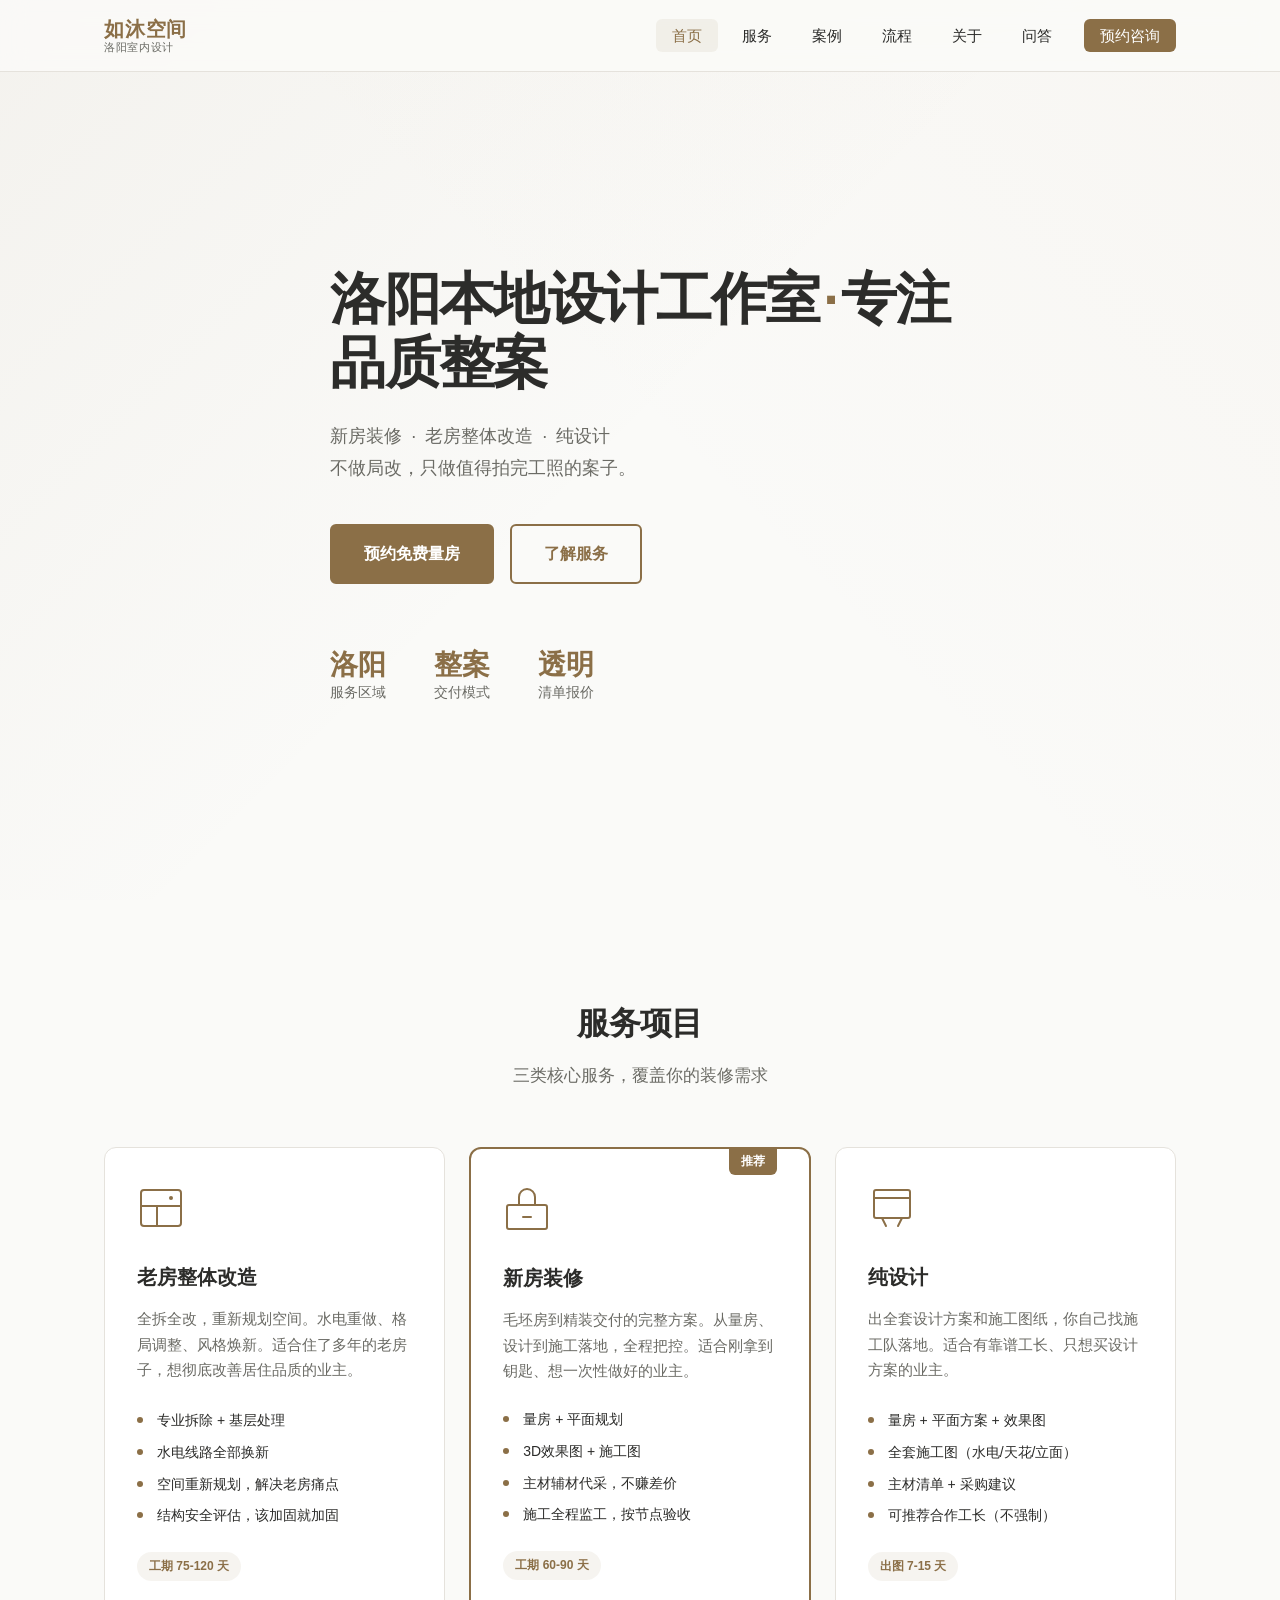
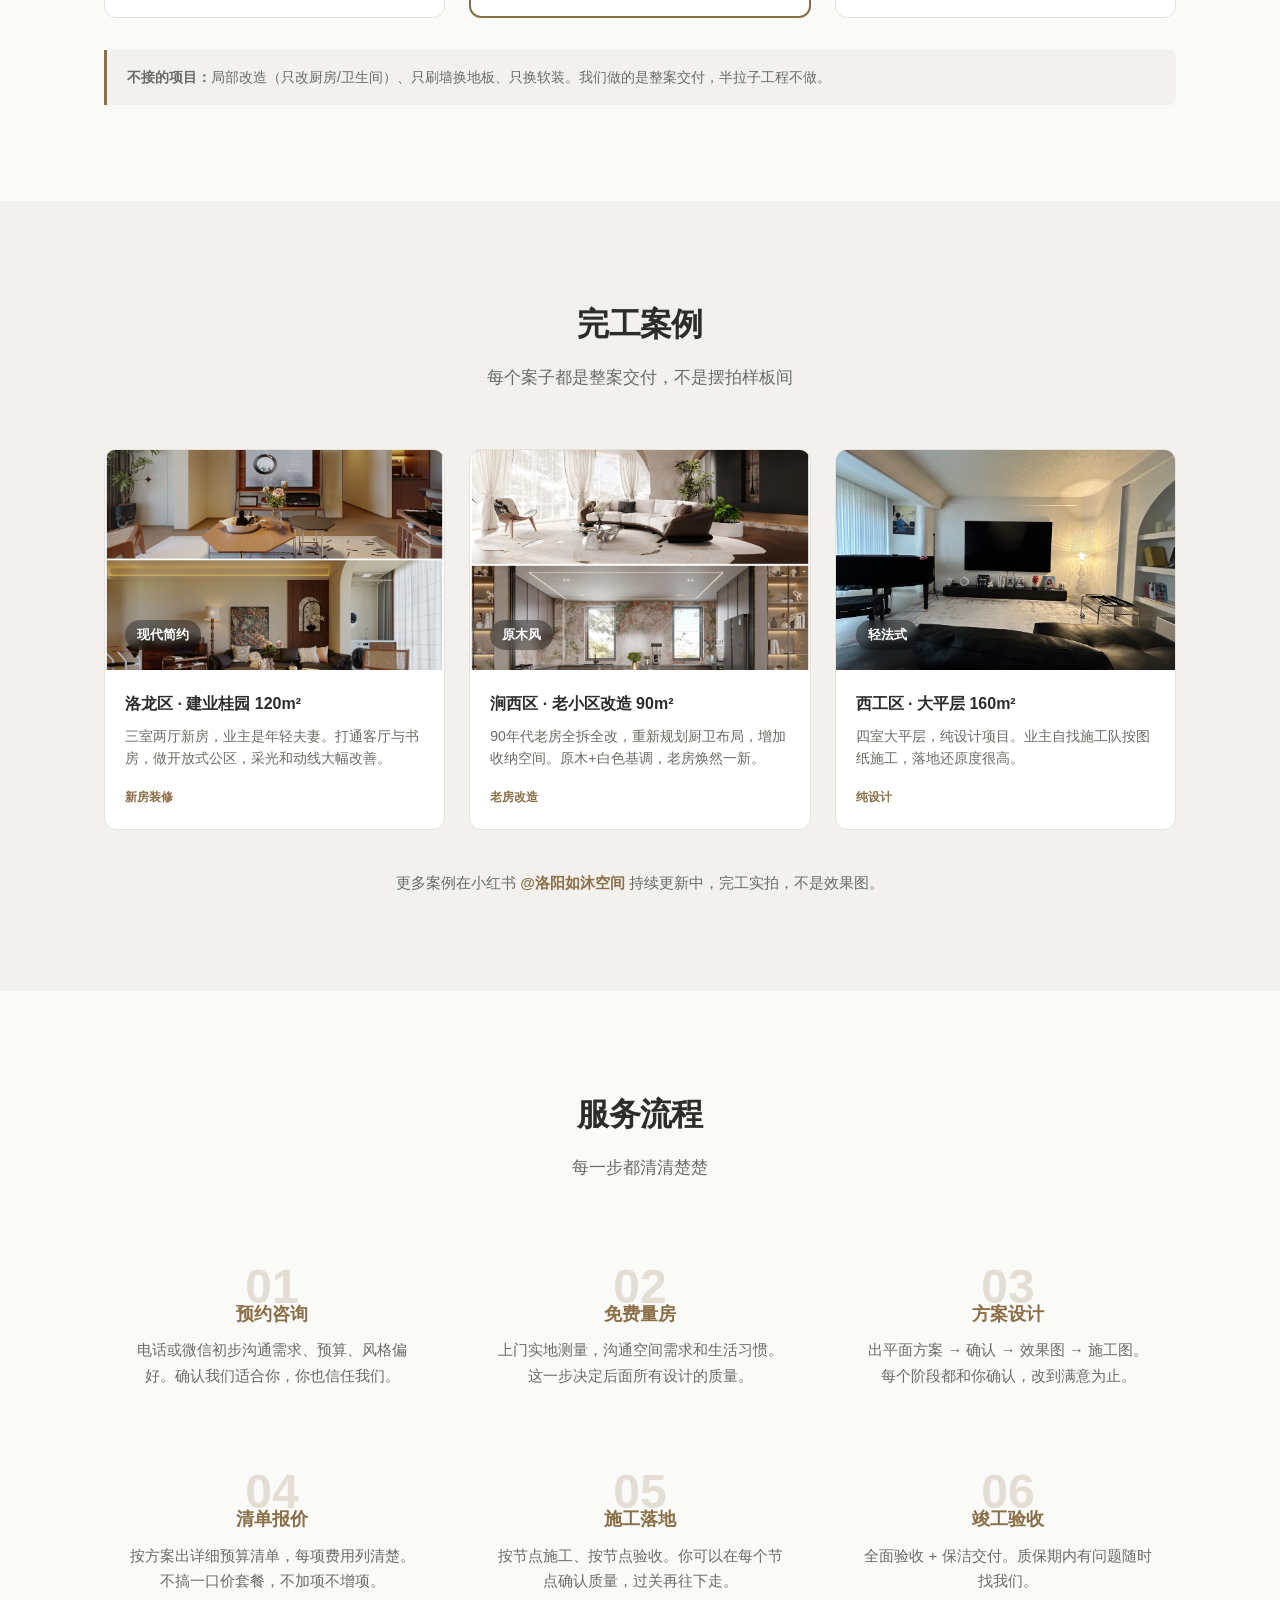
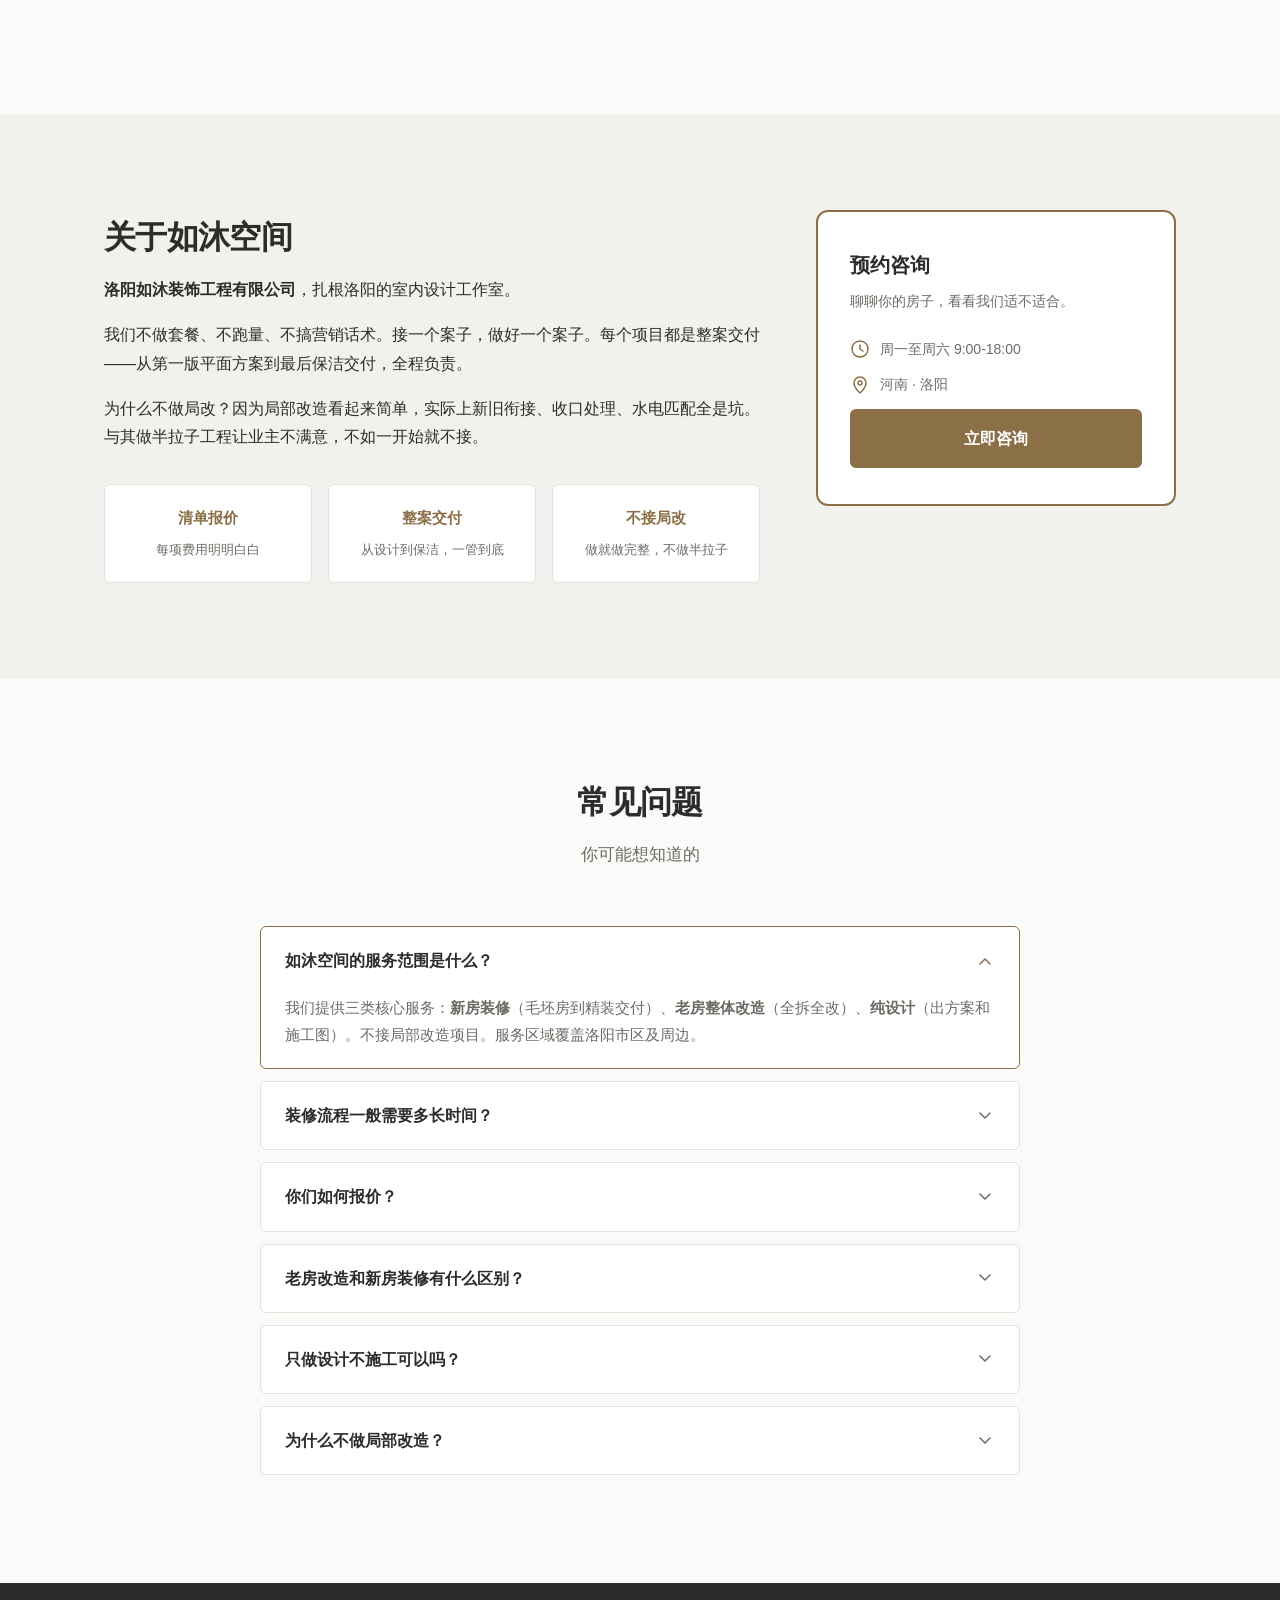
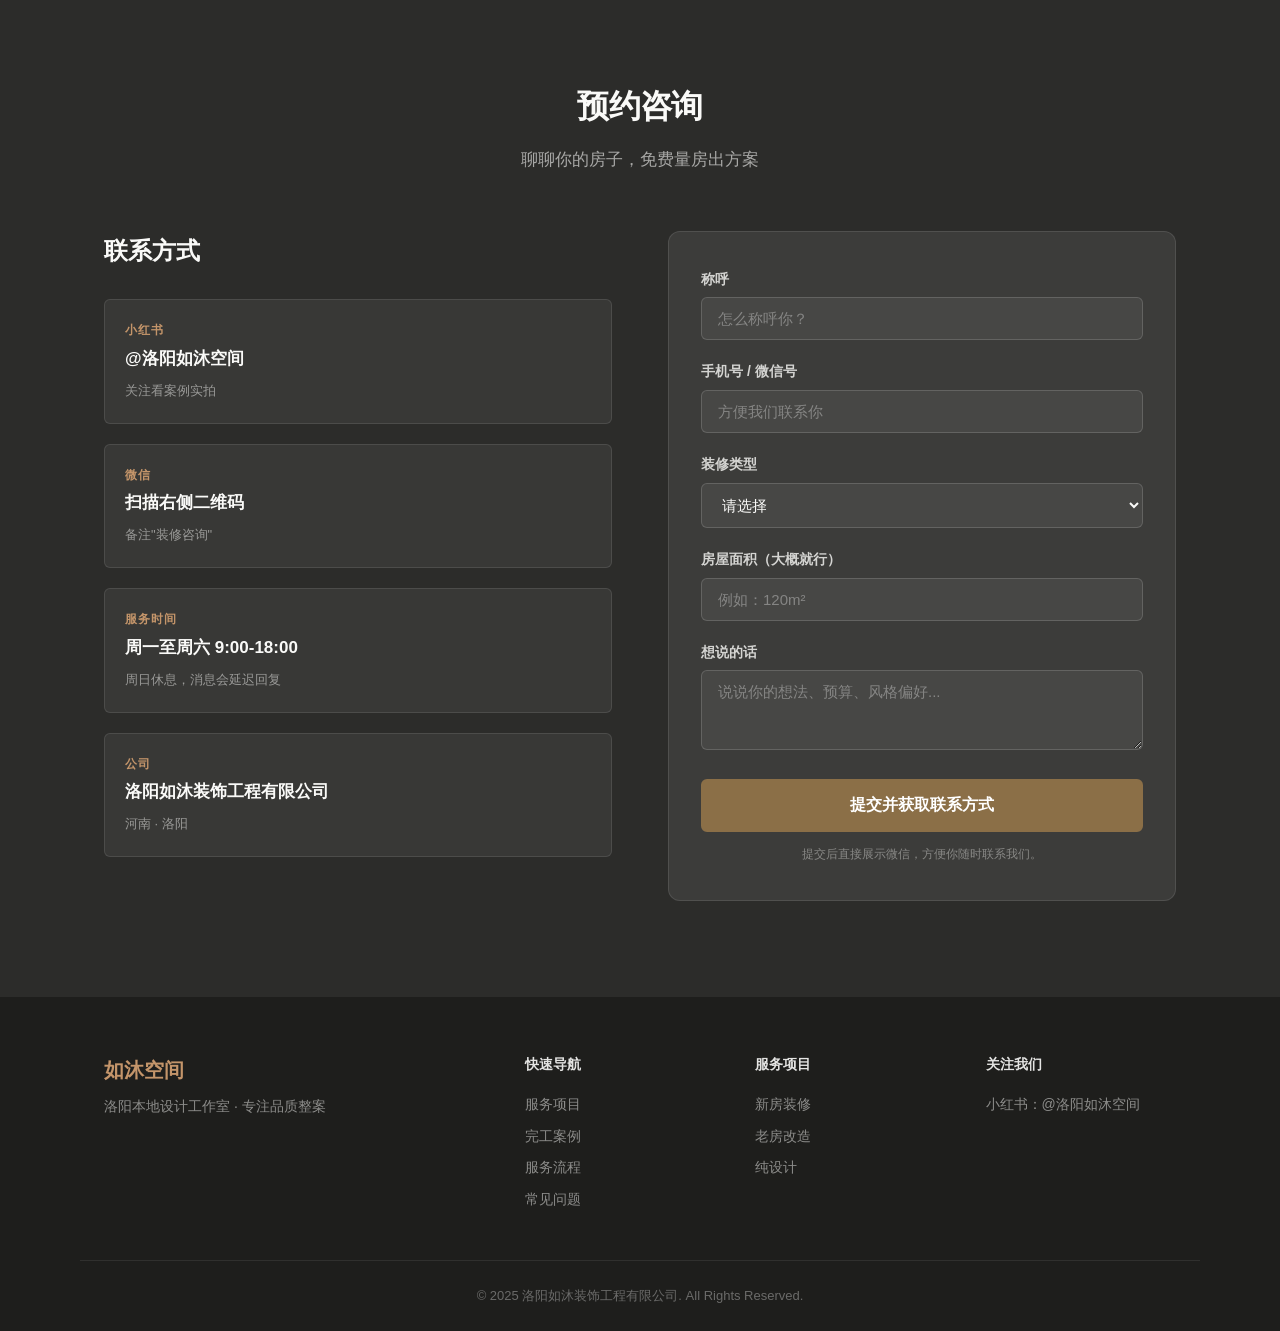
<file: index.html>
<!DOCTYPE html>
<html lang="zh-CN">
<head>
  <meta charset="UTF-8">
  <meta name="viewport" content="width=device-width, initial-scale=1.0">
  <title>如沐空间 | 洛阳室内设计装修 — 新房装修 · 老房改造 · 纯设计</title>
  <meta name="description" content="洛阳如沐空间装饰，专注新房装修、老房整体改造、纯设计服务。洛阳本地设计工作室，不做局改，只做品质整案。">
  <meta name="keywords" content="洛阳装修,洛阳室内设计,洛阳新房装修,洛阳老房改造,洛阳装饰公司,如沐空间,洛阳如沐装饰">
  <meta name="author" content="洛阳如沐装饰工程有限公司">
  <meta name="robots" content="index, follow">
  <meta name="baidu-site-verification" content="codeva-w9dc6qecCZA" />

  <!-- Open Graph -->
  <meta property="og:title" content="如沐空间 | 洛阳室内设计装修">
  <meta property="og:description" content="洛阳本地设计工作室，专注新房装修、老房整体改造、纯设计。">
  <meta property="og:type" content="website">
  <meta property="og:locale" content="zh_CN">
  <meta property="og:site_name" content="如沐空间">

  <!-- Canonical -->
  <link rel="canonical" href="https://www.roomscapedesign.xyz/">

  <link rel="stylesheet" href="css/style.css">
  <link rel="preconnect" href="https://fonts.googleapis.com">
  <link rel="preconnect" href="https://fonts.gstatic.com" crossorigin>

  <!-- Schema.org structured data -->
  <script type="application/ld+json">
  {
    "@context": "https://schema.org",
    "@type": "LocalBusiness",
    "name": "如沐空间",
    "alternateName": "洛阳如沐装饰工程有限公司",
    "description": "洛阳本地室内设计工作室，专注新房装修、老房整体改造、纯设计服务。不做局部改造，只做品质整案。",
    "url": "https://www.roomscapedesign.xyz",
    "telephone": "",
    "address": {
      "@type": "PostalAddress",
      "addressLocality": "洛阳",
      "addressRegion": "河南",
      "addressCountry": "CN"
    },
    "areaServed": {
      "@type": "City",
      "name": "洛阳"
    },
    "serviceType": ["新房装修", "老房改造", "纯设计"],
    "openingHoursSpecification": {
      "@type": "OpeningHoursSpecification",
      "dayOfWeek": ["Monday", "Tuesday", "Wednesday", "Thursday", "Friday", "Saturday"],
      "opens": "09:00",
      "closes": "18:00"
    },
    "image": "https://www.roomscapedesign.xyz/images/og-image.jpg",
    "sameAs": []
  }
  </script>

  <script type="application/ld+json">
  {
    "@context": "https://schema.org",
    "@type": "FAQPage",
    "mainEntity": [
      {
        "@type": "Question",
        "name": "如沐空间的服务范围是什么？",
        "acceptedAnswer": {
          "@type": "Answer",
          "text": "我们提供三类核心服务：新房装修（毛坯房到精装交付）、老房整体改造（全拆全改）、纯设计（出方案和施工图）。不接局部改造项目。服务区域覆盖洛阳市区及周边。"
        }
      },
      {
        "@type": "Question",
        "name": "装修流程一般需要多长时间？",
        "acceptedAnswer": {
          "@type": "Answer",
          "text": "新房装修一般在60-90天左右，老房改造因涉及拆除一般在75-120天，纯设计出图周期约7-15个工作日。具体时长视房屋面积和方案复杂度而定。"
        }
      },
      {
        "@type": "Question",
        "name": "你们如何报价？",
        "acceptedAnswer": {
          "@type": "Answer",
          "text": "我们采用清单式报价，按项目明细列清楚每项费用，不搞套餐一口价。先量房、出方案，再根据方案出详细预算，全程透明。"
        }
      },
      {
        "@type": "Question",
        "name": "老房改造和新房装修有什么区别？",
        "acceptedAnswer": {
          "@type": "Answer",
          "text": "老房改造多了拆除和基层处理环节，水电线路通常需要全换，有的还涉及结构加固。成本一般比新房高出20-40%。我们只做老房整体改造，不做局部翻新。"
        }
      },
      {
        "@type": "Question",
        "name": "只做设计不施工可以吗？",
        "acceptedAnswer": {
          "@type": "Answer",
          "text": "可以。纯设计服务包含量房、平面方案、效果图、施工图、主材清单。你可以拿图纸自己找施工队。如果需要，我们也可以推荐合作过的靠谱工长。"
        }
      }
    ]
  }
  </script>

  <script type="application/ld+json">
  {
    "@context": "https://schema.org",
    "@type": "BreadcrumbList",
    "itemListElement": [
      {
        "@type": "ListItem",
        "position": 1,
        "name": "首页",
        "item": "https://www.roomscapedesign.xyz/"
      }
    ]
  }
  </script>
</head>
<body>

  <!-- ===== 导航 ===== -->
  <header class="header" id="header">
    <nav class="nav container">
      <a href="#" class="nav__logo">
        <span class="nav__logo-text">如沐空间</span>
        <span class="nav__logo-sub">洛阳室内设计</span>
      </a>
      <ul class="nav__menu" id="nav-menu">
        <li><a href="#home" class="nav__link active">首页</a></li>
        <li><a href="#services" class="nav__link">服务</a></li>
        <li><a href="#cases" class="nav__link">案例</a></li>
        <li><a href="#process" class="nav__link">流程</a></li>
        <li><a href="#about" class="nav__link">关于</a></li>
        <li><a href="#faq" class="nav__link">问答</a></li>
        <li><a href="#contact" class="nav__link nav__link--cta">预约咨询</a></li>
      </ul>
      <button class="nav__toggle" id="nav-toggle" aria-label="菜单">
        <span></span><span></span><span></span>
      </button>
    </nav>
  </header>

  <main>
    <!-- ===== 首页 Hero ===== -->
    <section class="hero" id="home">
      <div class="hero__bg"></div>
      <div class="hero__content container">
        <h1 class="hero__title">
          洛阳本地设计工作室<span class="hero__dot">·</span>专注<br>品质整案
        </h1>
        <p class="hero__subtitle">
          新房装修&ensp;·&ensp;老房整体改造&ensp;·&ensp;纯设计<br>
          不做局改，只做值得拍完工照的案子。
        </p>
        <div class="hero__cta">
          <a href="#contact" class="btn btn--primary">预约免费量房</a>
          <a href="#services" class="btn btn--outline">了解服务</a>
        </div>
        <div class="hero__stats">
          <div class="hero__stat">
            <span class="hero__stat-num">洛阳</span>
            <span class="hero__stat-label">服务区域</span>
          </div>
          <div class="hero__stat">
            <span class="hero__stat-num">整案</span>
            <span class="hero__stat-label">交付模式</span>
          </div>
          <div class="hero__stat">
            <span class="hero__stat-num">透明</span>
            <span class="hero__stat-label">清单报价</span>
          </div>
        </div>
      </div>
    </section>

    <!-- ===== 服务项目 ===== -->
    <section class="services section" id="services">
      <div class="container">
        <div class="section__header">
          <h2 class="section__title">服务项目</h2>
          <p class="section__subtitle">三类核心服务，覆盖你的装修需求</p>
        </div>
        <div class="services__grid">
          <article class="service-card">
            <div class="service-card__icon">
              <svg width="48" height="48" viewBox="0 0 48 48" fill="none">
                <rect x="4" y="6" width="40" height="36" rx="3" stroke="currentColor" stroke-width="2"/>
                <path d="M4 22h40" stroke="currentColor" stroke-width="2"/>
                <path d="M20 22v20" stroke="currentColor" stroke-width="2"/>
                <circle cx="34" cy="14" r="2" fill="currentColor"/>
              </svg>
            </div>
            <h3 class="service-card__title">老房整体改造</h3>
            <p class="service-card__desc">
              全拆全改，重新规划空间。水电重做、格局调整、风格焕新。适合住了多年的老房子，想彻底改善居住品质的业主。
            </p>
            <ul class="service-card__features">
              <li>专业拆除 + 基层处理</li>
              <li>水电线路全部换新</li>
              <li>空间重新规划，解决老房痛点</li>
              <li>结构安全评估，该加固就加固</li>
            </ul>
            <span class="service-card__tag">工期 75-120 天</span>
          </article>

          <article class="service-card service-card--featured">
            <div class="service-card__icon">
              <svg width="48" height="48" viewBox="0 0 48 48" fill="none">
                <rect x="4" y="20" width="40" height="24" rx="2" stroke="currentColor" stroke-width="2"/>
                <path d="M16 20V12a8 8 0 0 1 16 0v8" stroke="currentColor" stroke-width="2"/>
                <path d="M20 32h8" stroke="currentColor" stroke-width="2" stroke-linecap="round"/>
              </svg>
            </div>
            <h3 class="service-card__title">新房装修</h3>
            <p class="service-card__desc">
              毛坯房到精装交付的完整方案。从量房、设计到施工落地，全程把控。适合刚拿到钥匙、想一次性做好的业主。
            </p>
            <ul class="service-card__features">
              <li>量房 + 平面规划</li>
              <li>3D效果图 + 施工图</li>
              <li>主材辅材代采，不赚差价</li>
              <li>施工全程监工，按节点验收</li>
            </ul>
            <span class="service-card__tag">工期 60-90 天</span>
          </article>

          <article class="service-card">
            <div class="service-card__icon">
              <svg width="48" height="48" viewBox="0 0 48 48" fill="none">
                <rect x="6" y="6" width="36" height="28" rx="2" stroke="currentColor" stroke-width="2"/>
                <path d="M6 14h36" stroke="currentColor" stroke-width="2"/>
                <path d="M18 42l-4-8h20l-4 8" stroke="currentColor" stroke-width="2" stroke-linecap="round" stroke-linejoin="round"/>
              </svg>
            </div>
            <h3 class="service-card__title">纯设计</h3>
            <p class="service-card__desc">
              出全套设计方案和施工图纸，你自己找施工队落地。适合有靠谱工长、只想买设计方案的业主。
            </p>
            <ul class="service-card__features">
              <li>量房 + 平面方案 + 效果图</li>
              <li>全套施工图（水电/天花/立面）</li>
              <li>主材清单 + 采购建议</li>
              <li>可推荐合作工长（不强制）</li>
            </ul>
            <span class="service-card__tag">出图 7-15 天</span>
          </article>
        </div>

        <div class="services__note">
          <p><strong>不接的项目：</strong>局部改造（只改厨房/卫生间）、只刷墙换地板、只换软装。我们做的是整案交付，半拉子工程不做。</p>
        </div>
      </div>
    </section>

    <!-- ===== 案例展示 ===== -->
    <section class="cases section section--alt" id="cases">
      <div class="container">
        <div class="section__header">
          <h2 class="section__title">完工案例</h2>
          <p class="section__subtitle">每个案子都是整案交付，不是摆拍样板间</p>
        </div>
        <div class="cases__grid">
          <div class="case-card">
            <div class="case-card__media case-card__media--1">
              <img class="case-card__img" src="images/case1.jpg" alt="洛龙区建业桂园120m² 现代简约风格新房装修完工实拍" loading="lazy">
              <span class="case-card__area">现代简约</span>
            </div>
            <div class="case-card__info">
              <h3 class="case-card__title">洛龙区 · 建业桂园 120m²</h3>
              <p>三室两厅新房，业主是年轻夫妻。打通客厅与书房，做开放式公区，采光和动线大幅改善。</p>
              <span class="case-card__tag">新房装修</span>
            </div>
          </div>

          <div class="case-card">
            <div class="case-card__media case-card__media--2">
              <img class="case-card__img" src="images/case2.jpg" alt="涧西区老小区90m² 原木风老房整体改造完工实拍" loading="lazy">
              <span class="case-card__area">原木风</span>
            </div>
            <div class="case-card__info">
              <h3 class="case-card__title">涧西区 · 老小区改造 90m²</h3>
              <p>90年代老房全拆全改，重新规划厨卫布局，增加收纳空间。原木+白色基调，老房焕然一新。</p>
              <span class="case-card__tag">老房改造</span>
            </div>
          </div>

          <div class="case-card">
            <div class="case-card__media case-card__media--3">
              <img class="case-card__img" src="images/case3.jpg" alt="西工区大平层160m² 轻法式纯设计项目完工实拍" loading="lazy">
              <span class="case-card__area">轻法式</span>
            </div>
            <div class="case-card__info">
              <h3 class="case-card__title">西工区 · 大平层 160m²</h3>
              <p>四室大平层，纯设计项目。业主自找施工队按图纸施工，落地还原度很高。</p>
              <span class="case-card__tag">纯设计</span>
            </div>
          </div>
        </div>

        <div class="cases__more">
          <p>更多案例在小红书 <strong>@洛阳如沐空间</strong> 持续更新中，完工实拍，不是效果图。</p>
        </div>
      </div>
    </section>

    <!-- ===== 服务流程 ===== -->
    <section class="process section" id="process">
      <div class="container">
        <div class="section__header">
          <h2 class="section__title">服务流程</h2>
          <p class="section__subtitle">每一步都清清楚楚</p>
        </div>
        <div class="process__steps">
          <div class="process-step">
            <div class="process-step__num">01</div>
            <h3 class="process-step__title">预约咨询</h3>
            <p>电话或微信初步沟通需求、预算、风格偏好。确认我们适合你，你也信任我们。</p>
          </div>
          <div class="process-step">
            <div class="process-step__num">02</div>
            <h3 class="process-step__title">免费量房</h3>
            <p>上门实地测量，沟通空间需求和生活习惯。这一步决定后面所有设计的质量。</p>
          </div>
          <div class="process-step">
            <div class="process-step__num">03</div>
            <h3 class="process-step__title">方案设计</h3>
            <p>出平面方案 → 确认 → 效果图 → 施工图。每个阶段都和你确认，改到满意为止。</p>
          </div>
          <div class="process-step">
            <div class="process-step__num">04</div>
            <h3 class="process-step__title">清单报价</h3>
            <p>按方案出详细预算清单，每项费用列清楚。不搞一口价套餐，不加项不增项。</p>
          </div>
          <div class="process-step">
            <div class="process-step__num">05</div>
            <h3 class="process-step__title">施工落地</h3>
            <p>按节点施工、按节点验收。你可以在每个节点确认质量，过关再往下走。</p>
          </div>
          <div class="process-step">
            <div class="process-step__num">06</div>
            <h3 class="process-step__title">竣工验收</h3>
            <p>全面验收 + 保洁交付。质保期内有问题随时找我们。</p>
          </div>
        </div>
      </div>
    </section>

    <!-- ===== 关于我们 ===== -->
    <section class="about section section--alt" id="about">
      <div class="container">
        <div class="about__grid">
          <div class="about__content">
            <h2 class="section__title">关于如沐空间</h2>
            <p class="about__text">
              <strong>洛阳如沐装饰工程有限公司</strong>，扎根洛阳的室内设计工作室。
            </p>
            <p class="about__text">
              我们不做套餐、不跑量、不搞营销话术。接一个案子，做好一个案子。每个项目都是整案交付——从第一版平面方案到最后保洁交付，全程负责。
            </p>
            <p class="about__text">
              为什么不做局改？因为局部改造看起来简单，实际上新旧衔接、收口处理、水电匹配全是坑。与其做半拉子工程让业主不满意，不如一开始就不接。
            </p>
            <div class="about__values">
              <div class="about__value">
                <strong>清单报价</strong>
                <span>每项费用明明白白</span>
              </div>
              <div class="about__value">
                <strong>整案交付</strong>
                <span>从设计到保洁，一管到底</span>
              </div>
              <div class="about__value">
                <strong>不接局改</strong>
                <span>做就做完整，不做半拉子</span>
              </div>
            </div>
          </div>
          <div class="about__contact-card">
            <h3>预约咨询</h3>
            <p>聊聊你的房子，看看我们适不适合。</p>
            <div class="about__contact-item">
              <svg width="20" height="20" viewBox="0 0 20 20" fill="none">
                <circle cx="10" cy="10" r="8" stroke="currentColor" stroke-width="1.5"/>
                <path d="M10 6v4l3 2" stroke="currentColor" stroke-width="1.5" stroke-linecap="round"/>
              </svg>
              <span>周一至周六 9:00-18:00</span>
            </div>
            <div class="about__contact-item">
              <svg width="20" height="20" viewBox="0 0 20 20" fill="none">
                <path d="M10 2a6 6 0 0 0-6 6c0 4.5 6 10 6 10s6-5.5 6-10a6 6 0 0 0-6-6z" stroke="currentColor" stroke-width="1.5"/>
                <circle cx="10" cy="8" r="2" stroke="currentColor" stroke-width="1.5"/>
              </svg>
              <span>河南 · 洛阳</span>
            </div>
            <a href="#contact" class="btn btn--primary btn--block">立即咨询</a>
          </div>
        </div>
      </div>
    </section>

    <!-- ===== FAQ ===== -->
    <section class="faq section" id="faq">
      <div class="container">
        <div class="section__header">
          <h2 class="section__title">常见问题</h2>
          <p class="section__subtitle">你可能想知道的</p>
        </div>
        <div class="faq__list">
          <details class="faq__item" open>
            <summary class="faq__question">
              如沐空间的服务范围是什么？
              <svg class="faq__arrow" width="20" height="20" viewBox="0 0 20 20"><path d="M5 7l5 5 5-5" stroke="currentColor" stroke-width="1.5" fill="none" stroke-linecap="round" stroke-linejoin="round"/></svg>
            </summary>
            <div class="faq__answer">
              <p>我们提供三类核心服务：<strong>新房装修</strong>（毛坯房到精装交付）、<strong>老房整体改造</strong>（全拆全改）、<strong>纯设计</strong>（出方案和施工图）。不接局部改造项目。服务区域覆盖洛阳市区及周边。</p>
            </div>
          </details>

          <details class="faq__item">
            <summary class="faq__question">
              装修流程一般需要多长时间？
              <svg class="faq__arrow" width="20" height="20" viewBox="0 0 20 20"><path d="M5 7l5 5 5-5" stroke="currentColor" stroke-width="1.5" fill="none" stroke-linecap="round" stroke-linejoin="round"/></svg>
            </summary>
            <div class="faq__answer">
              <p>新房装修一般在60-90天左右，老房改造因涉及拆除一般在75-120天，纯设计出图周期约7-15个工作日。具体时长视房屋面积和方案复杂度而定。</p>
            </div>
          </details>

          <details class="faq__item">
            <summary class="faq__question">
              你们如何报价？
              <svg class="faq__arrow" width="20" height="20" viewBox="0 0 20 20"><path d="M5 7l5 5 5-5" stroke="currentColor" stroke-width="1.5" fill="none" stroke-linecap="round" stroke-linejoin="round"/></svg>
            </summary>
            <div class="faq__answer">
              <p>我们采用<strong>清单式报价</strong>，按项目明细列清楚每项费用，不搞套餐一口价。先量房、出方案，再根据方案出详细预算，全程透明。</p>
            </div>
          </details>

          <details class="faq__item">
            <summary class="faq__question">
              老房改造和新房装修有什么区别？
              <svg class="faq__arrow" width="20" height="20" viewBox="0 0 20 20"><path d="M5 7l5 5 5-5" stroke="currentColor" stroke-width="1.5" fill="none" stroke-linecap="round" stroke-linejoin="round"/></svg>
            </summary>
            <div class="faq__answer">
              <p>老房改造多了拆除和基层处理环节，水电线路通常需要全换，有的还涉及结构加固。成本一般比新房高出20-40%。我们<strong>只做老房整体改造</strong>，不做局部翻新。</p>
            </div>
          </details>

          <details class="faq__item">
            <summary class="faq__question">
              只做设计不施工可以吗？
              <svg class="faq__arrow" width="20" height="20" viewBox="0 0 20 20"><path d="M5 7l5 5 5-5" stroke="currentColor" stroke-width="1.5" fill="none" stroke-linecap="round" stroke-linejoin="round"/></svg>
            </summary>
            <div class="faq__answer">
              <p>可以。纯设计服务包含量房、平面方案、效果图、施工图、主材清单。你可以拿图纸自己找施工队。如果需要，我们也可以推荐合作过的靠谱工长。</p>
            </div>
          </details>

          <details class="faq__item">
            <summary class="faq__question">
              为什么不做局部改造？
              <svg class="faq__arrow" width="20" height="20" viewBox="0 0 20 20"><path d="M5 7l5 5 5-5" stroke="currentColor" stroke-width="1.5" fill="none" stroke-linecap="round" stroke-linejoin="round"/></svg>
            </summary>
            <div class="faq__answer">
              <p>局改听起来简单，实际上新旧衔接、收口处理、水电匹配全是坑。做出来效果不好，业主不满意，我们也不舒服。所以我们只做整案，确保出来的效果经得起看。</p>
            </div>
          </details>
        </div>
      </div>
    </section>

    <!-- ===== 联系方式 ===== -->
    <section class="contact section section--dark" id="contact">
      <div class="container">
        <div class="section__header section__header--light">
          <h2 class="section__title">预约咨询</h2>
          <p class="section__subtitle">聊聊你的房子，免费量房出方案</p>
        </div>
        <div class="contact__grid">
          <div class="contact__info">
            <h3>联系方式</h3>
            <div class="contact__channels">
              <div class="contact__channel">
                <div class="contact__channel-label">小红书</div>
                <div class="contact__channel-value">@洛阳如沐空间</div>
                <span class="contact__channel-note">关注看案例实拍</span>
              </div>
              <div class="contact__channel">
                <div class="contact__channel-label">微信</div>
                <div class="contact__channel-value">扫描右侧二维码</div>
                <span class="contact__channel-note">备注"装修咨询"</span>
              </div>
              <div class="contact__channel">
                <div class="contact__channel-label">服务时间</div>
                <div class="contact__channel-value">周一至周六 9:00-18:00</div>
                <span class="contact__channel-note">周日休息，消息会延迟回复</span>
              </div>
              <div class="contact__channel">
                <div class="contact__channel-label">公司</div>
                <div class="contact__channel-value">洛阳如沐装饰工程有限公司</div>
                <span class="contact__channel-note">河南 · 洛阳</span>
              </div>
            </div>
          </div>
          <div class="contact__form-wrapper">
            <form class="contact__form" id="contact-form" method="POST">
              <input type="hidden" name="form-name" value="contact">
              <div class="form__group">
                <label for="name" class="form__label">称呼</label>
                <input type="text" id="name" name="name" class="form__input" placeholder="怎么称呼你？" required>
              </div>
              <div class="form__group">
                <label for="phone" class="form__label">手机号 / 微信号</label>
                <input type="text" id="phone" name="phone" class="form__input" placeholder="方便我们联系你" required>
              </div>
              <div class="form__group">
                <label for="type" class="form__label">装修类型</label>
                <select id="type" name="type" class="form__input" required>
                  <option value="">请选择</option>
                  <option value="新房装修">新房装修</option>
                  <option value="老房改造">老房整体改造</option>
                  <option value="纯设计">纯设计</option>
                  <option value="其他">先聊聊看</option>
                </select>
              </div>
              <div class="form__group">
                <label for="area" class="form__label">房屋面积（大概就行）</label>
                <input type="text" id="area" name="area" class="form__input" placeholder="例如：120m²">
              </div>
              <div class="form__group">
                <label for="message" class="form__label">想说的话</label>
                <textarea id="message" name="message" class="form__input form__textarea" rows="3" placeholder="说说你的想法、预算、风格偏好..."></textarea>
              </div>
              <button type="submit" class="btn btn--primary btn--block">提交并获取联系方式</button>
              <p class="form__note">提交后直接展示微信，方便你随时联系我们。</p>
            </form>
            <div class="contact__success" id="contact-success" hidden>
              <div class="contact__success-icon">✓</div>
              <h3>已收到，请加微信沟通</h3>
              <p>为避免漏接消息，直接加微信更快响应，备注「装修咨询」：</p>
              <p class="contact__wechat-id">微信号：rumu-space</p>
              <img class="contact__qr" src="images/wechat-qr.svg" alt="微信二维码">
              <p class="form__note">把上方二维码截图保存，或用微信搜索上面微信号添加。</p>
            </div>
          </div>
        </div>
      </div>
    </section>
  </main>

  <!-- ===== 页脚 ===== -->
  <footer class="footer">
    <div class="container footer__grid">
      <div class="footer__brand">
        <span class="footer__logo">如沐空间</span>
        <p>洛阳本地设计工作室 · 专注品质整案</p>
      </div>
      <div class="footer__links">
        <h4>快速导航</h4>
        <a href="#services">服务项目</a>
        <a href="#cases">完工案例</a>
        <a href="#process">服务流程</a>
        <a href="#faq">常见问题</a>
      </div>
      <div class="footer__links">
        <h4>服务项目</h4>
        <a href="#services">新房装修</a>
        <a href="#services">老房改造</a>
        <a href="#services">纯设计</a>
      </div>
      <div class="footer__links">
        <h4>关注我们</h4>
        <p>小红书：@洛阳如沐空间</p>
      </div>
    </div>
    <div class="footer__bottom container">
      <p>&copy; 2025 洛阳如沐装饰工程有限公司. All Rights Reserved.</p>
    </div>
  </footer>

  <script src="js/main.js"></script>
</body>
</html>
<!-- DNS verified at 2026-07-17T06:28:41Z -->
</file>
<file: css/style.css>
/* ===== CSS Reset & Variables ===== */
*,
*::before,
*::after {
  margin: 0;
  padding: 0;
  box-sizing: border-box;
}

:root {
  --color-bg: #fafaf8;
  --color-bg-alt: #f3f1ed;
  --color-bg-dark: #2c2c2a;
  --color-text: #2c2c2a;
  --color-text-light: #6b6b65;
  --color-text-inverse: #fafaf8;
  --color-primary: #8b6f47;
  --color-primary-hover: #735a38;
  --color-primary-light: rgba(139, 111, 71, 0.08);
  --color-border: #e5e2dc;
  --color-card: #ffffff;
  --color-accent: #c4956a;

  --font-sans: -apple-system, BlinkMacSystemFont, "Segoe UI", "PingFang SC",
    "Hiragino Sans GB", "Microsoft YaHei", "Helvetica Neue", Helvetica, Arial,
    sans-serif;

  --shadow-sm: 0 1px 3px rgba(0, 0, 0, 0.06);
  --shadow-md: 0 4px 16px rgba(0, 0, 0, 0.08);
  --shadow-lg: 0 8px 32px rgba(0, 0, 0, 0.1);

  --radius-sm: 6px;
  --radius-md: 12px;
  --radius-lg: 20px;

  --max-width: 1120px;
  --header-height: 72px;
}

html {
  scroll-behavior: smooth;
  scroll-padding-top: var(--header-height);
}

body {
  font-family: var(--font-sans);
  font-size: 16px;
  line-height: 1.7;
  color: var(--color-text);
  background: var(--color-bg);
  -webkit-font-smoothing: antialiased;
}

img {
  max-width: 100%;
  display: block;
}

a {
  color: inherit;
  text-decoration: none;
}

/* ===== Container ===== */
.container {
  max-width: var(--max-width);
  margin: 0 auto;
  padding: 0 24px;
}

/* ===== Section ===== */
.section {
  padding: 96px 0;
}

.section--alt {
  background: var(--color-bg-alt);
}

.section--dark {
  background: var(--color-bg-dark);
  color: var(--color-text-inverse);
}

.section__header {
  text-align: center;
  margin-bottom: 56px;
}

.section__header--light {
  color: var(--color-text-inverse);
}

.section__title {
  font-size: 32px;
  font-weight: 700;
  letter-spacing: -0.02em;
  margin-bottom: 12px;
}

.section__subtitle {
  font-size: 17px;
  color: var(--color-text-light);
  max-width: 480px;
  margin: 0 auto;
}

.section--dark .section__subtitle {
  color: rgba(250, 250, 248, 0.6);
}

/* ===== Buttons ===== */
.btn {
  display: inline-flex;
  align-items: center;
  justify-content: center;
  padding: 14px 32px;
  font-size: 16px;
  font-weight: 600;
  border-radius: var(--radius-sm);
  transition: all 0.2s ease;
  cursor: pointer;
  border: 2px solid transparent;
  white-space: nowrap;
}

.btn--primary {
  background: var(--color-primary);
  color: #fff;
  border-color: var(--color-primary);
}

.btn--primary:hover {
  background: var(--color-primary-hover);
  border-color: var(--color-primary-hover);
  transform: translateY(-1px);
  box-shadow: var(--shadow-md);
}

.btn--outline {
  background: transparent;
  color: var(--color-primary);
  border-color: var(--color-primary);
}

.btn--outline:hover {
  background: var(--color-primary-light);
  transform: translateY(-1px);
}

.btn--block {
  width: 100%;
}

/* ===== Header / Nav ===== */
.header {
  position: fixed;
  top: 0;
  left: 0;
  right: 0;
  height: var(--header-height);
  background: rgba(250, 250, 248, 0.92);
  backdrop-filter: blur(12px);
  -webkit-backdrop-filter: blur(12px);
  border-bottom: 1px solid var(--color-border);
  z-index: 1000;
  transition: box-shadow 0.3s ease;
}

.header--scrolled {
  box-shadow: var(--shadow-sm);
}

.nav {
  display: flex;
  align-items: center;
  justify-content: space-between;
  height: 100%;
}

.nav__logo {
  display: flex;
  flex-direction: column;
  line-height: 1.2;
}

.nav__logo-text {
  font-size: 20px;
  font-weight: 700;
  color: var(--color-primary);
  letter-spacing: 0.04em;
}

.nav__logo-sub {
  font-size: 11px;
  color: var(--color-text-light);
  letter-spacing: 0.06em;
}

.nav__menu {
  display: flex;
  align-items: center;
  gap: 8px;
  list-style: none;
}

.nav__link {
  padding: 8px 16px;
  font-size: 15px;
  font-weight: 500;
  color: var(--color-text);
  border-radius: var(--radius-sm);
  transition: all 0.2s ease;
}

.nav__link:hover,
.nav__link.active {
  color: var(--color-primary);
  background: var(--color-primary-light);
}

.nav__link--cta {
  background: var(--color-primary);
  color: #fff !important;
  margin-left: 8px;
}

.nav__link--cta:hover {
  background: var(--color-primary-hover) !important;
}

.nav__toggle {
  display: none;
  flex-direction: column;
  gap: 5px;
  background: none;
  border: none;
  cursor: pointer;
  padding: 4px;
  z-index: 1001;
}

.nav__toggle span {
  display: block;
  width: 24px;
  height: 2px;
  background: var(--color-text);
  border-radius: 2px;
  transition: all 0.3s ease;
}

.nav__toggle.active span:nth-child(1) {
  transform: rotate(45deg) translate(5px, 5px);
}

.nav__toggle.active span:nth-child(2) {
  opacity: 0;
}

.nav__toggle.active span:nth-child(3) {
  transform: rotate(-45deg) translate(5px, -5px);
}

/* ===== Hero ===== */
.hero {
  position: relative;
  min-height: 100vh;
  display: flex;
  align-items: center;
  padding-top: var(--header-height);
  overflow: hidden;
}

.hero__bg {
  position: absolute;
  inset: 0;
  background:
    linear-gradient(135deg, rgba(139, 111, 71, 0.06) 0%, transparent 50%),
    linear-gradient(225deg, rgba(196, 149, 106, 0.04) 0%, transparent 50%),
    var(--color-bg);
  z-index: 0;
}

.hero__content {
  position: relative;
  z-index: 1;
  padding: 80px 24px;
}

.hero__title {
  font-size: clamp(36px, 5vw, 56px);
  font-weight: 800;
  line-height: 1.15;
  letter-spacing: -0.03em;
  max-width: 700px;
  margin-bottom: 24px;
}

.hero__dot {
  color: var(--color-primary);
  margin: 0 4px;
}

.hero__subtitle {
  font-size: 18px;
  color: var(--color-text-light);
  line-height: 1.8;
  max-width: 520px;
  margin-bottom: 40px;
}

.hero__cta {
  display: flex;
  gap: 16px;
  margin-bottom: 64px;
}

.hero__stats {
  display: flex;
  gap: 48px;
}

.hero__stat {
  display: flex;
  flex-direction: column;
}

.hero__stat-num {
  font-size: 28px;
  font-weight: 700;
  color: var(--color-primary);
  line-height: 1.2;
}

.hero__stat-label {
  font-size: 14px;
  color: var(--color-text-light);
}

/* ===== Services ===== */
.services__grid {
  display: grid;
  grid-template-columns: repeat(3, 1fr);
  gap: 24px;
}

.service-card {
  background: var(--color-card);
  border: 1px solid var(--color-border);
  border-radius: var(--radius-md);
  padding: 36px 32px;
  transition: all 0.3s ease;
  display: flex;
  flex-direction: column;
}

.service-card:hover {
  transform: translateY(-4px);
  box-shadow: var(--shadow-lg);
  border-color: var(--color-primary);
}

.service-card--featured {
  border-color: var(--color-primary);
  border-width: 2px;
  position: relative;
}

.service-card--featured::before {
  content: "推荐";
  position: absolute;
  top: -1px;
  right: 32px;
  background: var(--color-primary);
  color: #fff;
  font-size: 12px;
  font-weight: 600;
  padding: 3px 12px;
  border-radius: 0 0 6px 6px;
}

.service-card__icon {
  color: var(--color-primary);
  margin-bottom: 20px;
}

.service-card__title {
  font-size: 20px;
  font-weight: 700;
  margin-bottom: 12px;
}

.service-card__desc {
  font-size: 15px;
  color: var(--color-text-light);
  line-height: 1.7;
  margin-bottom: 20px;
  flex-grow: 1;
}

.service-card__features {
  list-style: none;
  margin-bottom: 20px;
}

.service-card__features li {
  font-size: 14px;
  color: var(--color-text);
  padding: 4px 0;
  padding-left: 20px;
  position: relative;
}

.service-card__features li::before {
  content: "";
  position: absolute;
  left: 0;
  top: 12px;
  width: 6px;
  height: 6px;
  border-radius: 50%;
  background: var(--color-primary);
}

.service-card__tag {
  display: inline-block;
  font-size: 12px;
  color: var(--color-primary);
  background: var(--color-primary-light);
  padding: 4px 12px;
  border-radius: 100px;
  font-weight: 600;
  align-self: flex-start;
}

.services__note {
  margin-top: 32px;
  padding: 16px 20px;
  background: rgba(139, 111, 71, 0.06);
  border-left: 3px solid var(--color-primary);
  border-radius: 0 var(--radius-sm) var(--radius-sm) 0;
  font-size: 14px;
  color: var(--color-text-light);
}

/* ===== Cases ===== */
.cases__grid {
  display: grid;
  grid-template-columns: repeat(3, 1fr);
  gap: 24px;
}

.case-card {
  background: var(--color-card);
  border-radius: var(--radius-md);
  overflow: hidden;
  border: 1px solid var(--color-border);
  transition: all 0.3s ease;
}

.case-card:hover {
  transform: translateY(-4px);
  box-shadow: var(--shadow-lg);
}

.case-card__media {
  position: relative;
  height: 220px;
  display: flex;
  align-items: flex-end;
  padding: 20px;
  overflow: hidden;
  background: linear-gradient(135deg, #d4c9b8 0%, #b8a88a 100%);
}

.case-card__media--2 {
  background: linear-gradient(135deg, #c8bfb0 0%, #a89880 100%);
}

.case-card__media--3 {
  background: linear-gradient(135deg, #d9cfc4 0%, #c4b49e 100%);
}

.case-card__img {
  position: absolute;
  inset: 0;
  width: 100%;
  height: 100%;
  object-fit: cover;
  display: block;
}

.case-card__area {
  font-size: 13px;
  font-weight: 600;
  color: #fff;
  background: rgba(0, 0, 0, 0.35);
  padding: 4px 12px;
  border-radius: 100px;
  backdrop-filter: blur(4px);
}

.case-card__info {
  padding: 20px;
}

.case-card__title {
  font-size: 16px;
  font-weight: 700;
  margin-bottom: 8px;
}

.case-card__info p {
  font-size: 14px;
  color: var(--color-text-light);
  line-height: 1.6;
  margin-bottom: 12px;
}

.case-card__tag {
  font-size: 12px;
  color: var(--color-primary);
  font-weight: 600;
}

.cases__more {
  margin-top: 40px;
  text-align: center;
  font-size: 15px;
  color: var(--color-text-light);
}

.cases__more strong {
  color: var(--color-primary);
}

/* ===== Process ===== */
.process__steps {
  display: grid;
  grid-template-columns: repeat(3, 1fr);
  gap: 32px;
}

.process-step {
  text-align: center;
  padding: 24px;
  position: relative;
}

.process-step__num {
  font-size: 48px;
  font-weight: 800;
  color: var(--color-primary);
  opacity: 0.2;
  line-height: 1;
  margin-bottom: -12px;
}

.process-step__title {
  font-size: 18px;
  font-weight: 700;
  margin-bottom: 8px;
  color: var(--color-primary);
}

.process-step p {
  font-size: 15px;
  color: var(--color-text-light);
  line-height: 1.7;
}

/* ===== About ===== */
.about__grid {
  display: grid;
  grid-template-columns: 1fr 360px;
  gap: 56px;
  align-items: start;
}

.about__text {
  font-size: 16px;
  color: var(--color-text);
  margin-bottom: 16px;
  line-height: 1.8;
}

.about__values {
  display: grid;
  grid-template-columns: repeat(3, 1fr);
  gap: 16px;
  margin-top: 32px;
}

.about__value {
  padding: 20px;
  background: var(--color-card);
  border: 1px solid var(--color-border);
  border-radius: var(--radius-sm);
  text-align: center;
}

.about__value strong {
  display: block;
  font-size: 15px;
  color: var(--color-primary);
  margin-bottom: 4px;
}

.about__value span {
  font-size: 13px;
  color: var(--color-text-light);
}

.about__contact-card {
  background: var(--color-card);
  border: 2px solid var(--color-primary);
  border-radius: var(--radius-md);
  padding: 36px 32px;
  position: sticky;
  top: calc(var(--header-height) + 24px);
}

.about__contact-card h3 {
  font-size: 20px;
  font-weight: 700;
  margin-bottom: 8px;
}

.about__contact-card > p {
  font-size: 14px;
  color: var(--color-text-light);
  margin-bottom: 24px;
}

.about__contact-item {
  display: flex;
  align-items: center;
  gap: 10px;
  font-size: 14px;
  color: var(--color-text-light);
  margin-bottom: 12px;
}

.about__contact-item svg {
  flex-shrink: 0;
  color: var(--color-primary);
}

/* ===== FAQ ===== */
.faq__list {
  max-width: 760px;
  margin: 0 auto;
}

.faq__item {
  border: 1px solid var(--color-border);
  border-radius: var(--radius-sm);
  margin-bottom: 12px;
  background: var(--color-card);
  transition: border-color 0.2s ease;
}

.faq__item[open] {
  border-color: var(--color-primary);
}

.faq__question {
  display: flex;
  align-items: center;
  justify-content: space-between;
  padding: 20px 24px;
  font-size: 16px;
  font-weight: 600;
  cursor: pointer;
  list-style: none;
  user-select: none;
}

.faq__question::-webkit-details-marker {
  display: none;
}

.faq__arrow {
  flex-shrink: 0;
  color: var(--color-text-light);
  transition: transform 0.3s ease;
  margin-left: 16px;
}

.faq__item[open] .faq__arrow {
  transform: rotate(180deg);
  color: var(--color-primary);
}

.faq__answer {
  padding: 0 24px 20px;
  font-size: 15px;
  color: var(--color-text-light);
  line-height: 1.8;
}

/* ===== Contact ===== */
.contact__grid {
  display: grid;
  grid-template-columns: 1fr 1fr;
  gap: 56px;
}

.contact__info h3 {
  font-size: 24px;
  font-weight: 700;
  margin-bottom: 28px;
}

.contact__channels {
  display: grid;
  gap: 20px;
}

.contact__channel {
  padding: 20px;
  background: rgba(255, 255, 255, 0.06);
  border: 1px solid rgba(255, 255, 255, 0.1);
  border-radius: var(--radius-sm);
}

.contact__channel-label {
  font-size: 12px;
  text-transform: uppercase;
  letter-spacing: 0.08em;
  color: var(--color-accent);
  font-weight: 600;
  margin-bottom: 4px;
}

.contact__channel-value {
  font-size: 17px;
  font-weight: 600;
  margin-bottom: 2px;
}

.contact__channel-note {
  font-size: 13px;
  color: rgba(250, 250, 248, 0.5);
}

/* ===== Form ===== */
.contact__form-wrapper {
  background: rgba(255, 255, 255, 0.08);
  border: 1px solid rgba(255, 255, 255, 0.1);
  border-radius: var(--radius-md);
  padding: 36px 32px;
}

.form__group {
  margin-bottom: 20px;
}

.form__label {
  display: block;
  font-size: 14px;
  font-weight: 600;
  margin-bottom: 6px;
  color: rgba(250, 250, 248, 0.8);
}

.form__input {
  width: 100%;
  padding: 12px 16px;
  font-size: 15px;
  font-family: var(--font-sans);
  color: var(--color-text-inverse);
  background: rgba(255, 255, 255, 0.06);
  border: 1px solid rgba(255, 255, 255, 0.15);
  border-radius: var(--radius-sm);
  transition: border-color 0.2s ease;
  outline: none;
}

.form__input::placeholder {
  color: rgba(250, 250, 248, 0.35);
}

.form__input:focus {
  border-color: var(--color-accent);
}

select.form__input {
  cursor: pointer;
}

select.form__input option {
  color: var(--color-text);
  background: var(--color-card);
}

.form__textarea {
  resize: vertical;
  min-height: 80px;
}

.form__note {
  font-size: 12px;
  color: rgba(250, 250, 248, 0.4);
  text-align: center;
  margin-top: 12px;
}

/* ===== Contact success (微信引导) ===== */
.contact__success {
  background: rgba(255, 255, 255, 0.06);
  border: 1px solid rgba(255, 255, 255, 0.1);
  border-radius: var(--radius-md);
  padding: 36px 32px;
  text-align: center;
}

.contact__success[hidden] {
  display: none;
}

.contact__success-icon {
  width: 56px;
  height: 56px;
  margin: 0 auto 16px;
  border-radius: 50%;
  background: #4a9e5c;
  color: #fff;
  font-size: 28px;
  line-height: 56px;
  text-align: center;
}

.contact__success h3 {
  font-size: 20px;
  font-weight: 700;
  margin-bottom: 8px;
}

.contact__success p {
  font-size: 14px;
  color: rgba(250, 250, 248, 0.7);
  margin-bottom: 8px;
}

.contact__wechat-id {
  font-size: 22px !important;
  font-weight: 700;
  color: var(--color-accent) !important;
  letter-spacing: 0.04em;
  margin: 12px 0 !important;
}

.contact__qr {
  width: 160px;
  height: 160px;
  margin: 8px auto 16px;
  border-radius: var(--radius-sm);
  background: #fff;
  object-fit: contain;
}

/* ===== Footer ===== */
.footer {
  background: #1e1e1c;
  color: rgba(250, 250, 248, 0.7);
  padding: 56px 0 0;
}

.footer__grid {
  display: grid;
  grid-template-columns: 2fr 1fr 1fr 1fr;
  gap: 40px;
  padding-bottom: 40px;
  border-bottom: 1px solid rgba(255, 255, 255, 0.08);
}

.footer__logo {
  font-size: 20px;
  font-weight: 700;
  color: var(--color-accent);
  display: block;
  margin-bottom: 8px;
}

.footer__brand p {
  font-size: 14px;
  color: rgba(250, 250, 248, 0.5);
}

.footer__links h4 {
  font-size: 14px;
  font-weight: 600;
  color: rgba(250, 250, 248, 0.9);
  margin-bottom: 16px;
}

.footer__links a,
.footer__links p {
  display: block;
  font-size: 14px;
  color: rgba(250, 250, 248, 0.5);
  margin-bottom: 8px;
  transition: color 0.2s ease;
}

.footer__links a:hover {
  color: var(--color-accent);
}

.footer__bottom {
  padding: 24px 0;
  font-size: 13px;
  text-align: center;
  color: rgba(250, 250, 248, 0.35);
}

/* ===== Responsive ===== */
@media (max-width: 900px) {
  .services__grid,
  .cases__grid {
    grid-template-columns: 1fr;
    max-width: 480px;
    margin: 0 auto;
  }

  .process__steps {
    grid-template-columns: 1fr 1fr;
  }

  .about__grid {
    grid-template-columns: 1fr;
  }

  .about__contact-card {
    position: static;
  }

  .contact__grid {
    grid-template-columns: 1fr;
  }

  .about__values {
    grid-template-columns: 1fr;
  }

  .footer__grid {
    grid-template-columns: 1fr 1fr;
  }

  .hero__stats {
    gap: 32px;
  }

  .hero__cta {
    flex-direction: column;
    align-items: flex-start;
  }

  /* Mobile nav */
  .nav__menu {
    position: fixed;
    top: 0;
    right: -100%;
    width: 280px;
    height: 100vh;
    flex-direction: column;
    background: var(--color-card);
    padding: 96px 32px 32px;
    box-shadow: var(--shadow-lg);
    transition: right 0.3s ease;
    gap: 4px;
    align-items: stretch;
  }

  .nav__menu.show {
    right: 0;
  }

  .nav__link {
    padding: 12px 16px;
    font-size: 16px;
  }

  .nav__link--cta {
    margin-left: 0;
    text-align: center;
    margin-top: 12px;
  }

  .nav__toggle {
    display: flex;
  }
}

@media (max-width: 480px) {
  .section {
    padding: 64px 0;
  }

  .section__title {
    font-size: 26px;
  }

  .process__steps {
    grid-template-columns: 1fr;
  }

  .footer__grid {
    grid-template-columns: 1fr;
  }

  .hero__title {
    font-size: 30px;
  }
}
</file>
